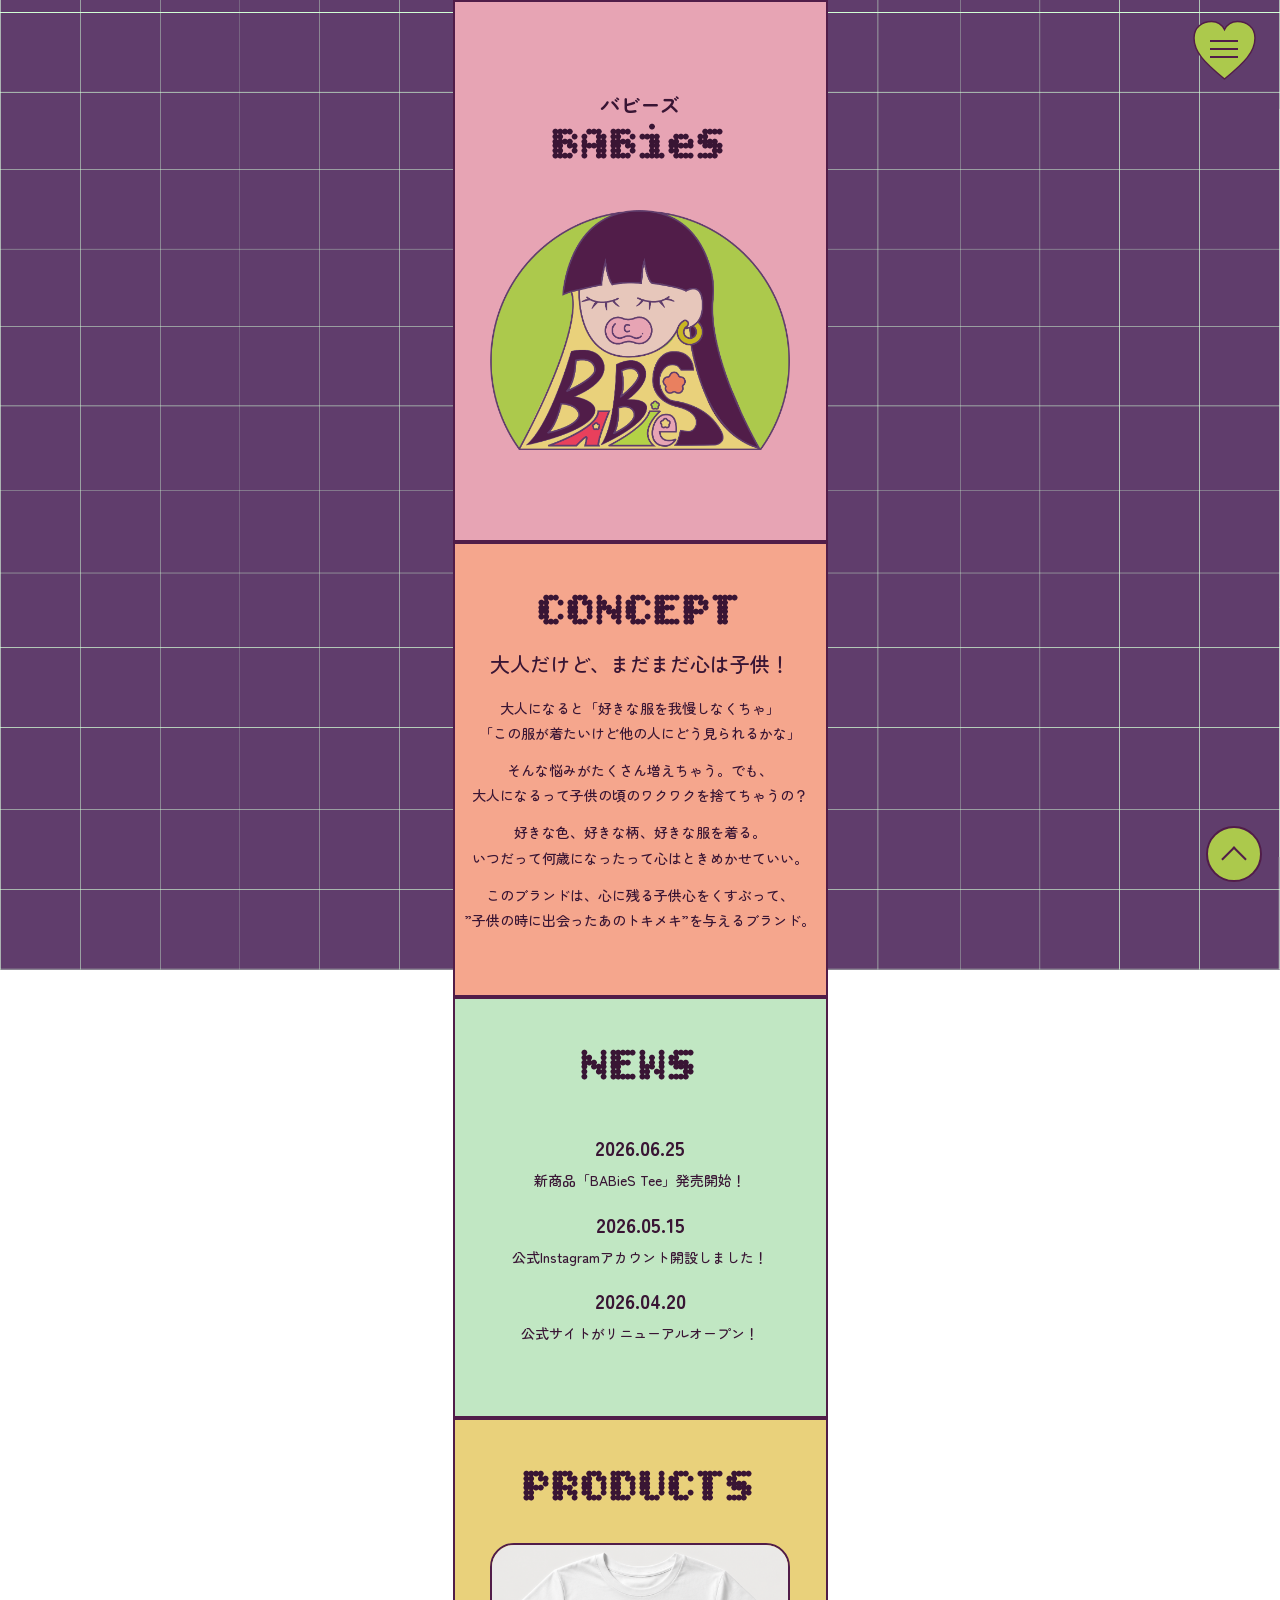
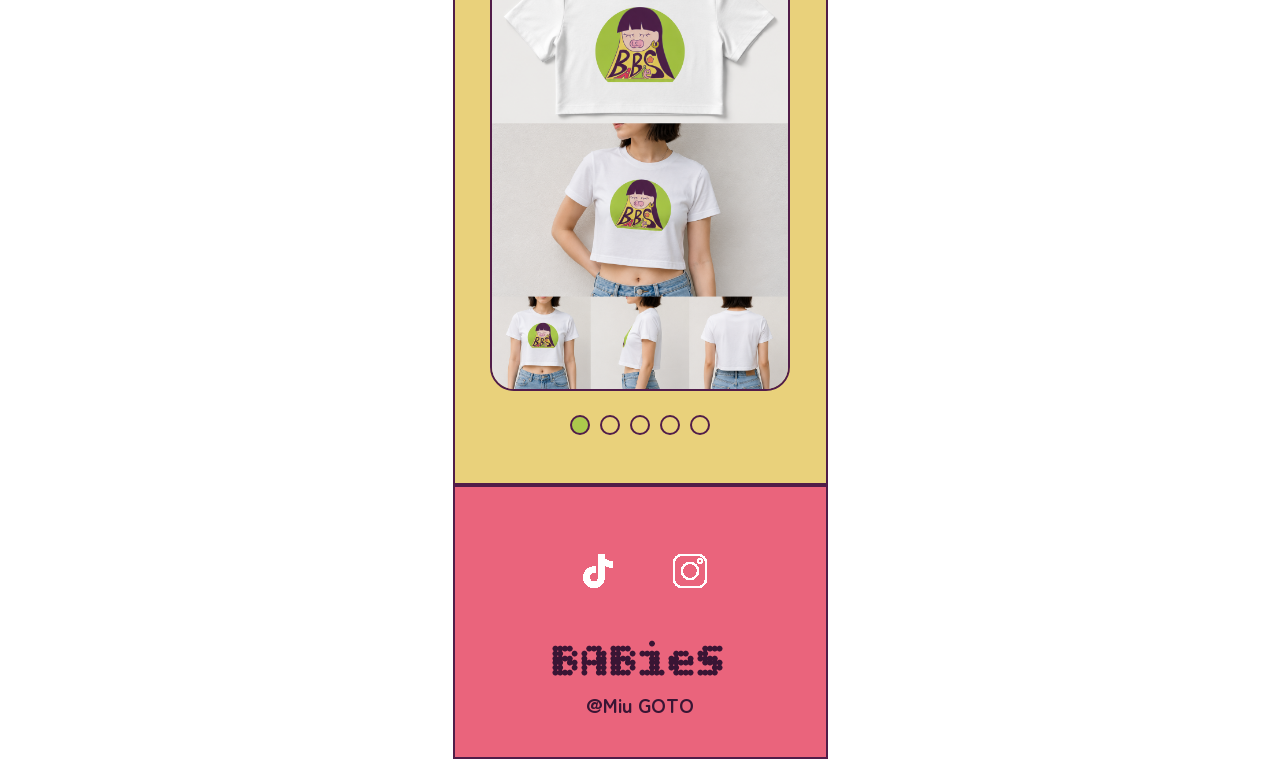
<file: index.html>
<!DOCTYPE html>
<html lang="ja">

<head>
    <meta charset="UTF-8">
    <meta name="viewport" content="width=device-width, initial-scale=1.0">
    <title>BABieS</title>
    <link rel="stylesheet" href="style.css">
    <link rel="preconnect" href="https://fonts.googleapis.com">
    <link rel="preconnect" href="https://fonts.gstatic.com" crossorigin>
    <link href="https://fonts.googleapis.com/css2?family=Bitcount:wght@100..900&family=Zen+Maru+Gothic&display=swap" rel="stylesheet">
</head>

<body>

    <nav class="MENU" id="menu">
        <input type="checkbox" id="menu-toggle">
        <label class="hamburger" for="menu-toggle" aria-label="メニューを開く">
            <span></span>
            <span></span>
            <span></span>
        </label>
        <ul>
            <li><a href="#top">TOP</a></li>
            <li><a href="#concept">CONCEPT</a></li>
            <li><a href="#news">NEWS</a></li>
            <li><a href="#products">PRODUCTS</a></li>
            <li><a href="#contact">CONTACT</a></li>
        </ul>
    </nav>

    <a class="top-button" href="#top" aria-label="トップへ戻る">
        <span></span>
    </a>

    <main>
        <section class="top" id="top">
            <div class="top-title">
                <h2>バビーズ</h2>
                <h1>BABieS</h1>
            </div>
            <img src="images/logo.png" alt="BaBieS Logo" class="logo">
        </section>

        <section class="concept" id="concept">
            <h1>CONCEPT</h1>
            <h2>大人だけど、まだまだ心は子供！</h2>
            <p>
                大人になると「好きな服を我慢しなくちゃ」<br>
                「この服が着たいけど他の人にどう見られるかな」
            </p>
            <p>
                そんな悩みがたくさん増えちゃう。でも、<br>
                大人になるって子供の頃のワクワクを捨てちゃうの？
            </p>
            <p>
                好きな色、好きな柄、好きな服を着る。<br>
                いつだって何歳になったって心はときめかせていい。
            </p>
            <p>
                このブランドは、心に残る子供心をくすぶって、<br>
                ”子供の時に出会ったあのトキメキ”を与えるブランド。
            </p>
        </section>

        <section class="news" id="news">
            <h1>NEWS</h1>
            <div class="news-item">
                <h2>2026.06.25</h2>
                <p>新商品「BABieS Tee」発売開始！</p>
            </div>
            <div class="news-item">
                <h2>2026.05.15</h2>
                <p>公式Instagramアカウント開設しました！</p>
            </div>
            <div class="news-item">
                <h2>2026.04.20</h2>
                <p>公式サイトがリニューアルオープン！</p>
            </div>

        </section>

        <section class="products" id="products">
            <h1>PRODUCTS</h1>
            <div class="product-slider-menu">
                <button class="product-button" type="button" id="product-open">
                    <div class="product-track" id="product-track">
                        <img src="images/product-1.png" alt="商品メニュー1" class="product-menu" draggable="false">
                        <img src="images/product-2.png" alt="商品メニュー2" class="product-menu" draggable="false">
                        <img src="images/product-3.png" alt="商品メニュー3" class="product-menu" draggable="false">
                        <img src="images/product-4.png" alt="商品メニュー4" class="product-menu" draggable="false">
                        <img src="images/product-5.png" alt="商品メニュー5" class="product-menu" draggable="false">
                        <img src="images/product-1.png" alt="商品メニュー1" class="product-menu" draggable="false">
                    </div>
                </button>
                <div class="slider-dots" aria-label="商品メニュー切り替え">
                    <button class="slider-dot is-active" type="button" data-slide="0" aria-label="1枚目の商品を見る"></button>
                    <button class="slider-dot" type="button" data-slide="1" aria-label="2枚目の商品を見る"></button>
                    <button class="slider-dot" type="button" data-slide="2" aria-label="3枚目の商品を見る"></button>
                    <button class="slider-dot" type="button" data-slide="3" aria-label="4枚目の商品を見る"></button>
                    <button class="slider-dot" type="button" data-slide="4" aria-label="5枚目の商品を見る"></button>
                </div>
            </div>
        </section>

        <div class="product-popup" id="product-popup" aria-hidden="true">
            <div class="product-detail">
                <button class="popup-close" type="button" id="product-close" aria-label="閉じる"></button>
                <div class="product-detail-item is-active" data-product="0">
                    <h2>BABieS Tee</h2>
                    <img src="images/product-1.png" alt="商品写真1" class="popup-product-image">
                    <p class="product-price">3980yen</p>
                    <p>定番Tシャツ！</p>
                    <p>ショート丈でカジュアルに着られるデザインです。</p>
                </div>
                <div class="product-detail-item" data-product="1">
                    <h2>BABieS Hoodie</h2>
                    <img src="images/product-2.png" alt="商品写真2" class="popup-product-image">
                    <p class="product-price">5980yen</p>
                    <p>冬に大活躍するフーディー！</p>
                    <p>シンプルで使いやすいデザインです。</p>
                </div>
                <div class="product-detail-item" data-product="2">
                    <h2>BABieS onepiece</h2>
                    <img src="images/product-3.png" alt="商品写真3" class="popup-product-image">
                    <p class="product-price">6980yen</p>
                    <p>定番ワンピース！</p>
                    <p>さらっと着れるデザインで、夏にぴったりです。</p>
                </div>
                <div class="product-detail-item" data-product="3">
                    <h2>BABieS アクキー</h2>
                    <img src="images/product-4.png" alt="商品写真4" class="popup-product-image">
                    <p class="product-price">980yen</p>
                    <p>ロゴのアクリルキーホルダー！</p>
                    <p>BABieSちゃんとどこでもお出かけに行けます。</p>
                </div>
                <div class="product-detail-item" data-product="4">
                    <h2>BABieSちゃん ピアス</h2>
                    <img src="images/product-5.png" alt="商品写真5" class="popup-product-image">
                    <p class="product-price">2980yen</p>
                    <p>BABieSちゃんとお揃い！なピアス</p>
                    <p>BABieSちゃんのオリジナルデザインのピアスです。</p>
                </div>
            </div>
        </div>

        <footer id="contact">
            <div class="social-icons">
                <a href="https://www.tiktok.com/" target="_blank" rel="noopener noreferrer" aria-label="TikTok">
                    <svg class="dot-icon" viewBox="0 0 24 24" aria-hidden="true">
                        <path d="M16.6 5.8c1.1.8 2.3 1.3 3.8 1.4v3.4c-1.4 0-2.7-.4-3.8-1.1v5.6c0 3.1-2.5 5.6-5.6 5.6S5.4 18.2 5.4 15.1s2.5-5.6 5.6-5.6c.4 0 .8 0 1.1.1v3.6c-.3-.1-.7-.2-1.1-.2-1.2 0-2.1.9-2.1 2.1s.9 2.1 2.1 2.1 2.1-.9 2.1-2.1V3.3h3.5v2.5z" />
                    </svg>
                </a>
                <a href="https://www.instagram.com/" target="_blank" rel="noopener noreferrer" aria-label="Instagram">
                    <svg class="dot-icon" viewBox="0 0 24 24" aria-hidden="true">
                        <rect x="4" y="4" width="16" height="16" rx="4" />
                        <circle cx="12" cy="12" r="4" />
                        <circle cx="17" cy="7" r="1" />
                    </svg>
                </a>
            </div>
            <h1>BABieS</h1>
            <h2 >@Miu GOTO</h2>
        </footer>
    </main>

    <script src="script.js"></script>

</body>

</html>
</file>
<file: style.css>
@charset "UTF-8";

html {
    scroll-behavior: smooth;
}

body {
    margin: 0;
    background-image: url('images/background.png');
    background-size: cover;
    background-position: center;
    background-repeat: no-repeat;
    background-attachment: fixed;
}

.MENU {
    position: fixed;
    top: 18px;
    right: 18px;
    z-index: 10;
}

#menu-toggle {
    display: none;
}

.hamburger {
    display: flex;
    flex-direction: column;
    justify-content: center;
    gap: 6px;
    width: 76px;
    height: 68px;
    background-color: transparent;
    background-image: url("data:image/svg+xml,%3Csvg width='64' height='58' viewBox='0 0 64 58' xmlns='http://www.w3.org/2000/svg'%3E%3Cpath d='M32 52C15 38 6 29 6 17C6 8 13 3 21 3C26 3 30 6 32 10C34 6 38 3 43 3C51 3 58 8 58 17C58 29 49 38 32 52Z' fill='%23ACC94C' stroke='%23511D49' stroke-width='1.2'/%3E%3C/svg%3E");
    background-repeat: no-repeat;
    background-position: center;
    background-size: contain;
    border: none;
    box-sizing: border-box;
    cursor: pointer;
    transition: transform 0.35s ease;
}

.hamburger:hover {
    transform: scale(1.08);
}

.hamburger span {
    display: block;
    width: 28px;
    height: 2px;
    margin: 0 auto;
    background-color: #511D49;
    transform-origin: center;
    transition: transform 0.2s ease, opacity 0.2s ease;
}

.hamburger span:first-child {
    margin-top: -6px;
}

.MENU ul {
    display: none;
    position: absolute;
    top: 68px;
    right: 0;
    width: 180px;
    margin: 0;
    padding: 14px 0;
    list-style: none;
    background-color: #D2FFD5;
    border: 2px solid #391534;
}

.MENU li {
    text-align: center;
}

.MENU a {
    display: block;
    padding: 12px 16px;
    color: #391534;
    font-family: 'Bitcount';
    font-size: 24px;
    text-decoration: none;
}

.MENU a:hover {
    background-color: #EA647C;
}

#menu-toggle:checked + .hamburger + ul {
    display: block;
}

#menu-toggle:checked + .hamburger span:nth-child(1) {
    transform: translateY(8px) rotate(45deg);
}

#menu-toggle:checked + .hamburger span:nth-child(2) {
    opacity: 0;
}

#menu-toggle:checked + .hamburger span:nth-child(3) {
    transform: translateY(-8px) rotate(-45deg);
}

.top-button {
    position: fixed;
    right: 18px;
    bottom: 18px;
    z-index: 10;
    display: flex;
    justify-content: center;
    align-items: center;
    width: 56px;
    height: 56px;
    background-color: #ACC94C;
    border: 2px solid #511D49;
    border-radius: 50%;
    box-sizing: border-box;
    transition: transform 0.35s ease;
}

.top-button:hover {
    transform: scale(1.08);
}

.top-button span {
    display: block;
    width: 16px;
    height: 16px;
    border-top: 2px solid #511D49;
    border-left: 2px solid #511D49;
    transform: translateY(5px) rotate(45deg);
}

h1 {
    font-family: 'Bitcount';
    font-style: normal;
    font-weight: 500;
    font-display: swap;
    font-size: 48px;
    text-align: center;
    color: #391534;
}

.concept h2 {
    font-family: 'Zen Maru Gothic';
    font-style: normal;
    font-weight: 500;
    font-display: swap;
    font-size: 20px;
    text-align: center;
    color: #391534;
}

h2 {
    font-family: 'Zen Maru Gothic';
    font-style: normal;
    font-weight: 700;
    font-display: swap;
    font-size: 20px;
    text-align: center;
    color: #391534;
}

p {
    font-family: 'Zen Maru Gothic';
    font-style: normal;
    font-weight: 500;
    font-display: swap;
    font-size: 14px;
    text-align: center;
    color: #391534;
}

section,
footer {
    display: flow-root;
    box-sizing: border-box;
    border: 2px solid #511D49;
}

.top{
    background-color: #E7A4B4;
    width: 375px;
    margin: 0 auto;
}

.top-title{
    text-align: center;
    padding-top: 85px;
    color: #511D49;
}

.top-title h1,
.top-title h2 {
    line-height: 0.1;
}

.logo{
    height: 240px;
    width: 300px;
    display: block;
    margin: 0 auto;
    padding-top: 20px;
    padding-bottom: 90px;
    transition: transform 0.35s ease, opacity 0.35s ease;
    animation: logoFadeIn 1.8s ease forwards, logoFlip 6s ease-in-out infinite;
}

.logo:hover {
    transform: translateY(-8px) scale(1.03);
}

@keyframes logoFadeIn {
    from {
        opacity: 0;
    }

    to {
        opacity: 1;
    }
}

@keyframes logoFlip {
    0%,
    70%,
    100% {
        rotate: y 0deg;
    }

    85% {
        rotate: y 90deg;
    }
}

.concept{
    background-color: #F5A68D;
    width: 375px;
    margin: 0 auto;
    padding-bottom: 50px;
    padding-top: 30px;
}

.concept h1,
.concept h2 {
    margin-top: 10px;
    margin-bottom: 0;
    line-height: 1.2;
}

.concept h2 {
    margin-bottom: 20px;
}

.concept p {
    margin-top: 0;
    margin-bottom: 12px;
    line-height: 1.8;
}

.news{
    background-color: #c1e7c3;
    width: 375px;
    margin: 0 auto;
    padding-bottom: 50px;
}

.news-item {
    margin-bottom: 24px;
}

.news-item h2,
.news-item p {
    margin-top: 0;
    margin-bottom: 12px;
    line-height: 1.2;
}

.products{
    background-color: #E9D17B;

    width: 375px;
    margin: 0 auto;
    overflow: hidden;
}

.products h1 {
    margin-bottom: 18px;
}

.product-menu {
    display: block;
    flex: 0 0 300px;
    width: 300px;
    height: auto;
    border: 2px solid #511D49;
    border-radius: 24px;
    box-sizing: border-box;
    user-select: none;
    -webkit-user-drag: none;
    transition: transform 0.35s ease;
}

.product-menu:hover {
    transform: scale(1.04);
}

.product-track {
    display: flex;
    gap: 40px;
    transform: translateX(0);
    transition: transform 0.45s ease-out;
}

.product-slider-menu {
    position: relative;
    width: 300px;
    margin: 0 auto;
    padding: 8px 0;
}

.product-button {
    display: block;
    width: 300px;
    padding: 0;
    background: none;
    border: none;
    cursor: pointer;
    overflow: visible;
    touch-action: pan-y;
}

.slider-dots {
    display: flex;
    padding-bottom: 40px;
    justify-content: center;
    gap: 10px;
    margin-top: 24px;
}

.slider-dot {
    width: 20px;
    height: 20px;
    padding: 0;
    background-color: transparent;
    border: 2px solid #511D49;
    border-radius: 50%;
    cursor: pointer;
}

.slider-dot.is-active {
    background-color: #ACC94C;
}

.product-popup {
    display: none;
    position: fixed;
    inset: 0;
    z-index: 20;
    justify-content: center;
    align-items: center;
    background-color: rgba(57, 21, 52, 0.65);
}

.product-popup.is-open {
    display: flex;
    animation: popupFadeIn 0.25s ease forwards;
}

.product-detail {
    position: relative;
    width: 350px;
    max-width: calc(100vw - 32px);
    max-height: calc(100vh - 32px);
    overflow-y: auto;
    padding: 34px 20px 28px;
    box-sizing: border-box;
    background-color: #E9D17B;
    border: 2px solid #511D49;
    border-radius: 24px;
}

.product-popup.is-open .product-detail {
    animation: popupZoomIn 0.3s ease forwards;
}

@keyframes popupFadeIn {
    from {
        background-color: rgba(57, 21, 52, 0);
    }

    to {
        background-color: rgba(57, 21, 52, 0.65);
    }
}

@keyframes popupZoomIn {
    from {
        opacity: 0;
        transform: scale(0.92);
    }

    to {
        opacity: 1;
        transform: scale(1);
    }
}

.product-detail h2 {
    margin-top: 0;
    margin-bottom: 14px;
}

.product-price {
    font-size: 24px;
}

.product-detail-item {
    display: none;
}

.product-detail-item.is-active {
    display: block;
}

.popup-product-image {
    display: block;
    width: 100%;
    aspect-ratio: 2 / 3;
    margin-bottom: 16px;
    object-fit: cover;
    object-position: center;
    border: 2px solid #511D49;
    border-radius: 10px;
    box-sizing: border-box;
    background-color: #fff;
}

.product-detail p {
    margin-top: 0;
    margin-bottom: 12px;
    line-height: 1.7;
}

.popup-close {
    position: absolute;
    top: 10px;
    right: 10px;
    width: 40px;
    height: 40px;
    padding: 0;
    background-color: #ACC94C;
    border: 1.5px solid #391534;
    border-radius: 50%;
    cursor: pointer;
}

.popup-close::before,
.popup-close::after {
    content: "";
    position: absolute;
    top: 50%;
    left: 50%;
    width: 18px;
    height: 1.5px;
    background-color: #391534;
    transform-origin: center;
}

.popup-close::before {
    transform: translate(-50%, -50%) rotate(45deg);
}

.popup-close::after {
    transform: translate(-50%, -50%) rotate(-45deg);
}

footer{
    background-color: #EA647C;
    padding-top: 60px;
    padding-bottom: 40px;
    width: 375px;
    margin: 0 auto;
}

footer h1,
footer h2 {
    margin-top: 0;
    margin-bottom: 0;
    line-height: 1.2;
}

.social-icons {
    display: flex;
    justify-content: center;
    gap: 52px;
}

.social-icons a {
    width: 48px;
    height: 48px;
    padding-bottom: 40px;
    transition: transform 0.35s ease;
}

.social-icons a:hover {
    transform: scale(1.12);
}

.social-icons svg {
    width: 100%;
    height: 100%;
    fill: #ffffff;
    shape-rendering: crispEdges;
}

.social-icons a:first-child {
    transform: translateX(6px);
}

.social-icons a:first-child:hover {
    transform: translateX(6px) scale(1.12);
}

.dot-icon {
    filter: contrast(1.3);
}

.dot-icon rect,
.dot-icon circle {
    fill: none;
    stroke: #fff;
    stroke-width: 1.2;
}
</file>
